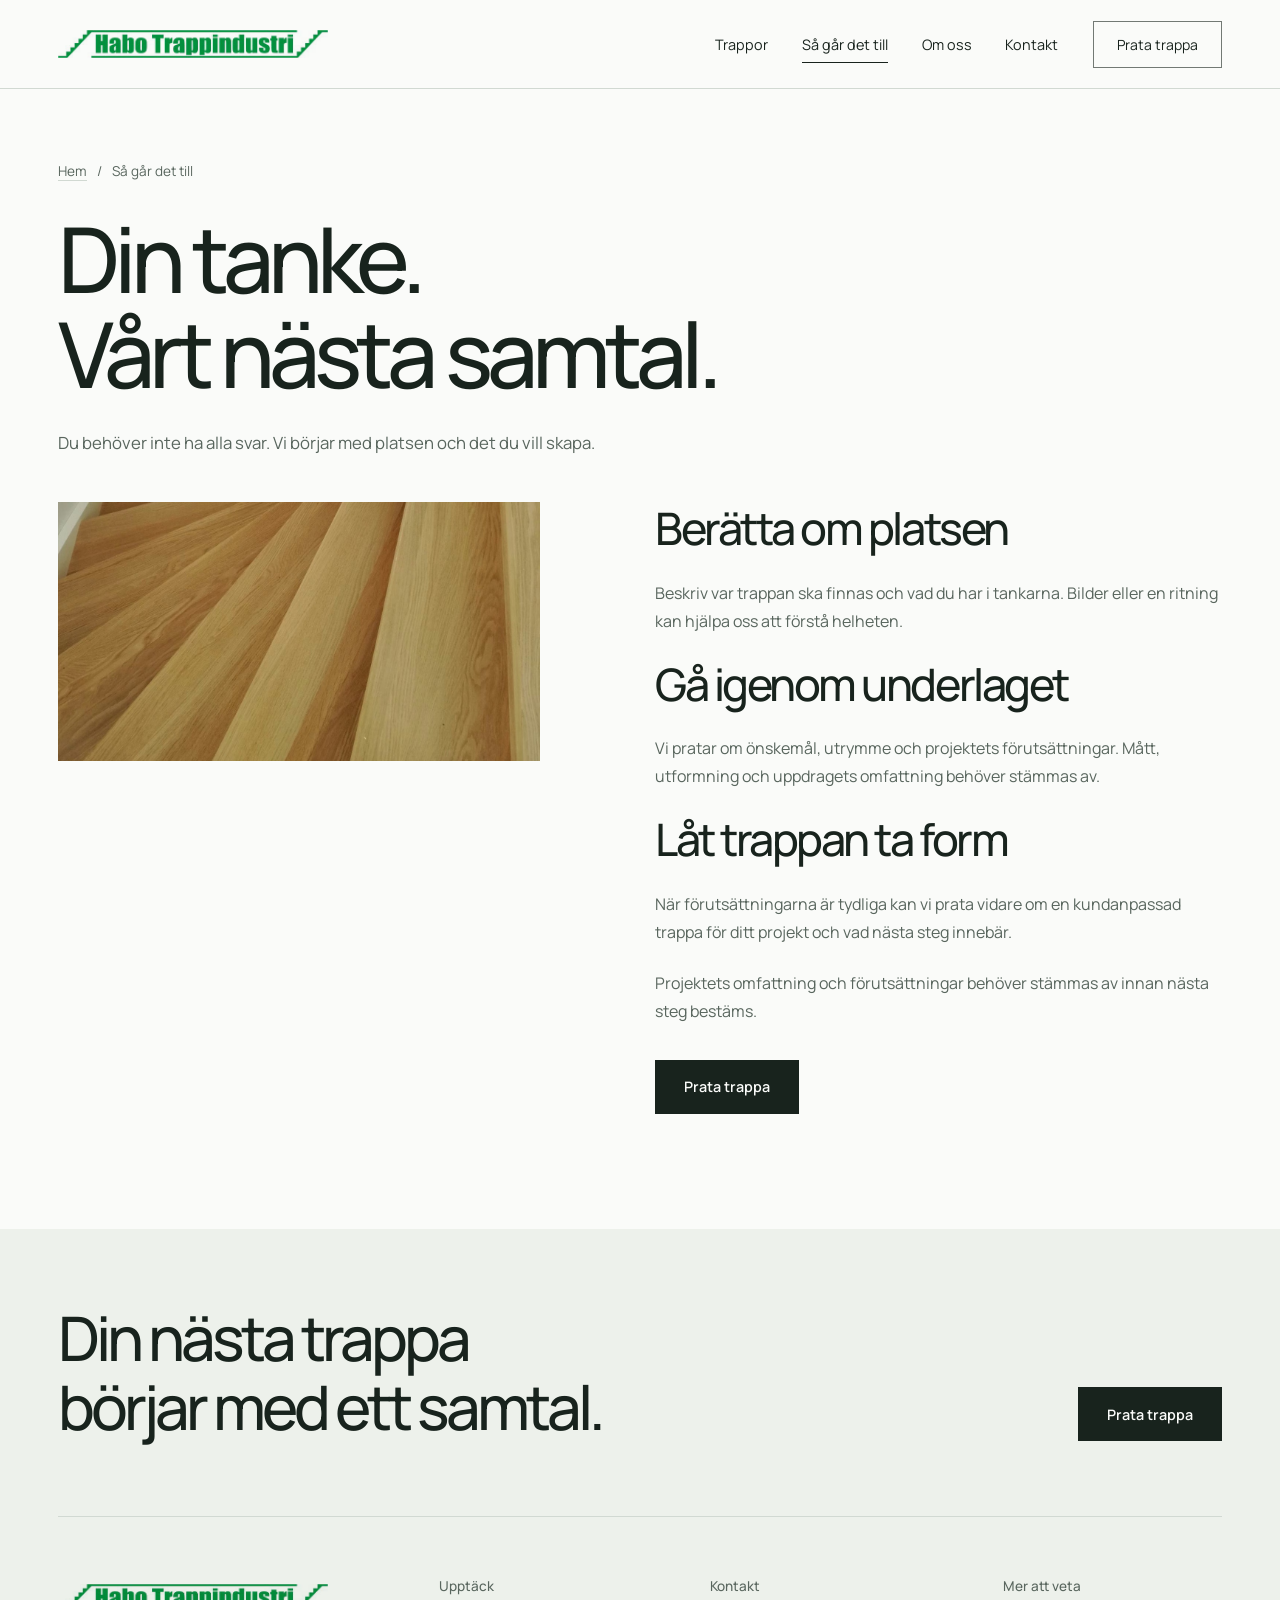
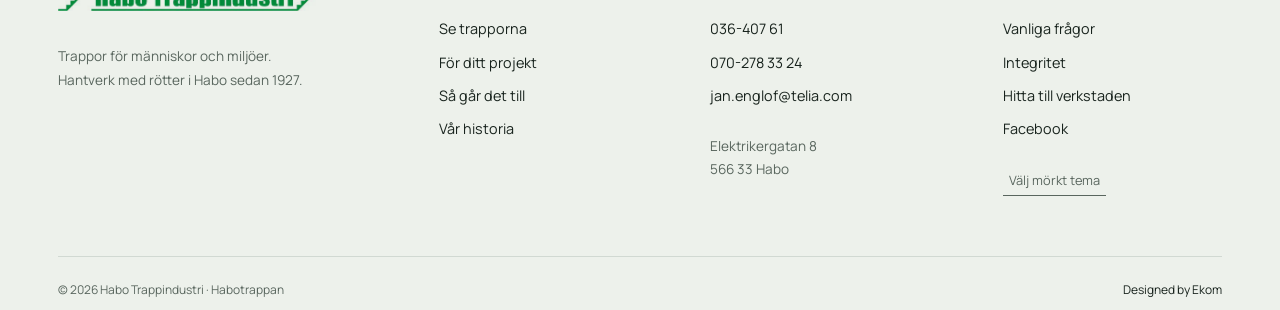
<file: arbetssatt/index.html>
<!doctype html><html lang="sv"><meta charset="utf-8"><meta name="viewport" content="width=device-width,initial-scale=1"><meta http-equiv="refresh" content="0;url=../redigerbar.html#/arbetssatt"><title>Habotrappan</title><a href="../redigerbar.html#/arbetssatt">Fortsätt till sidan</a></html>
</file>
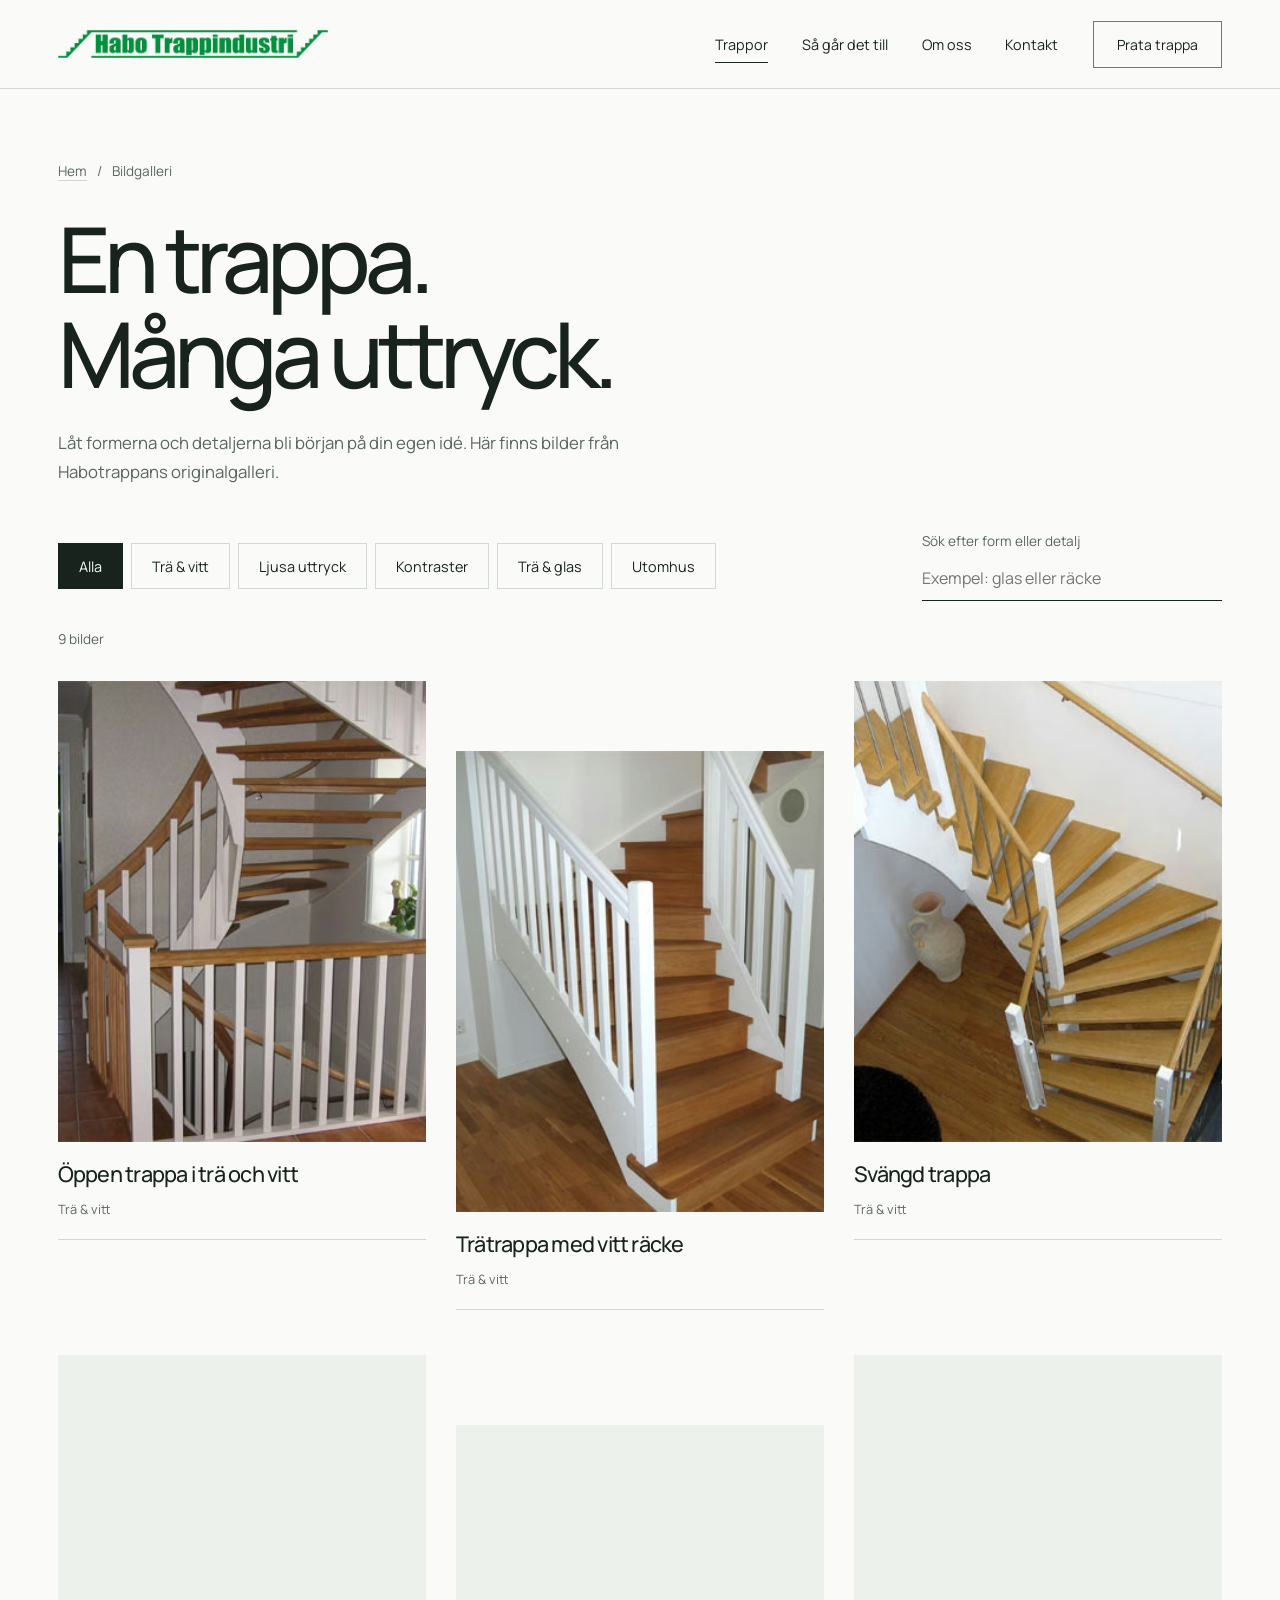
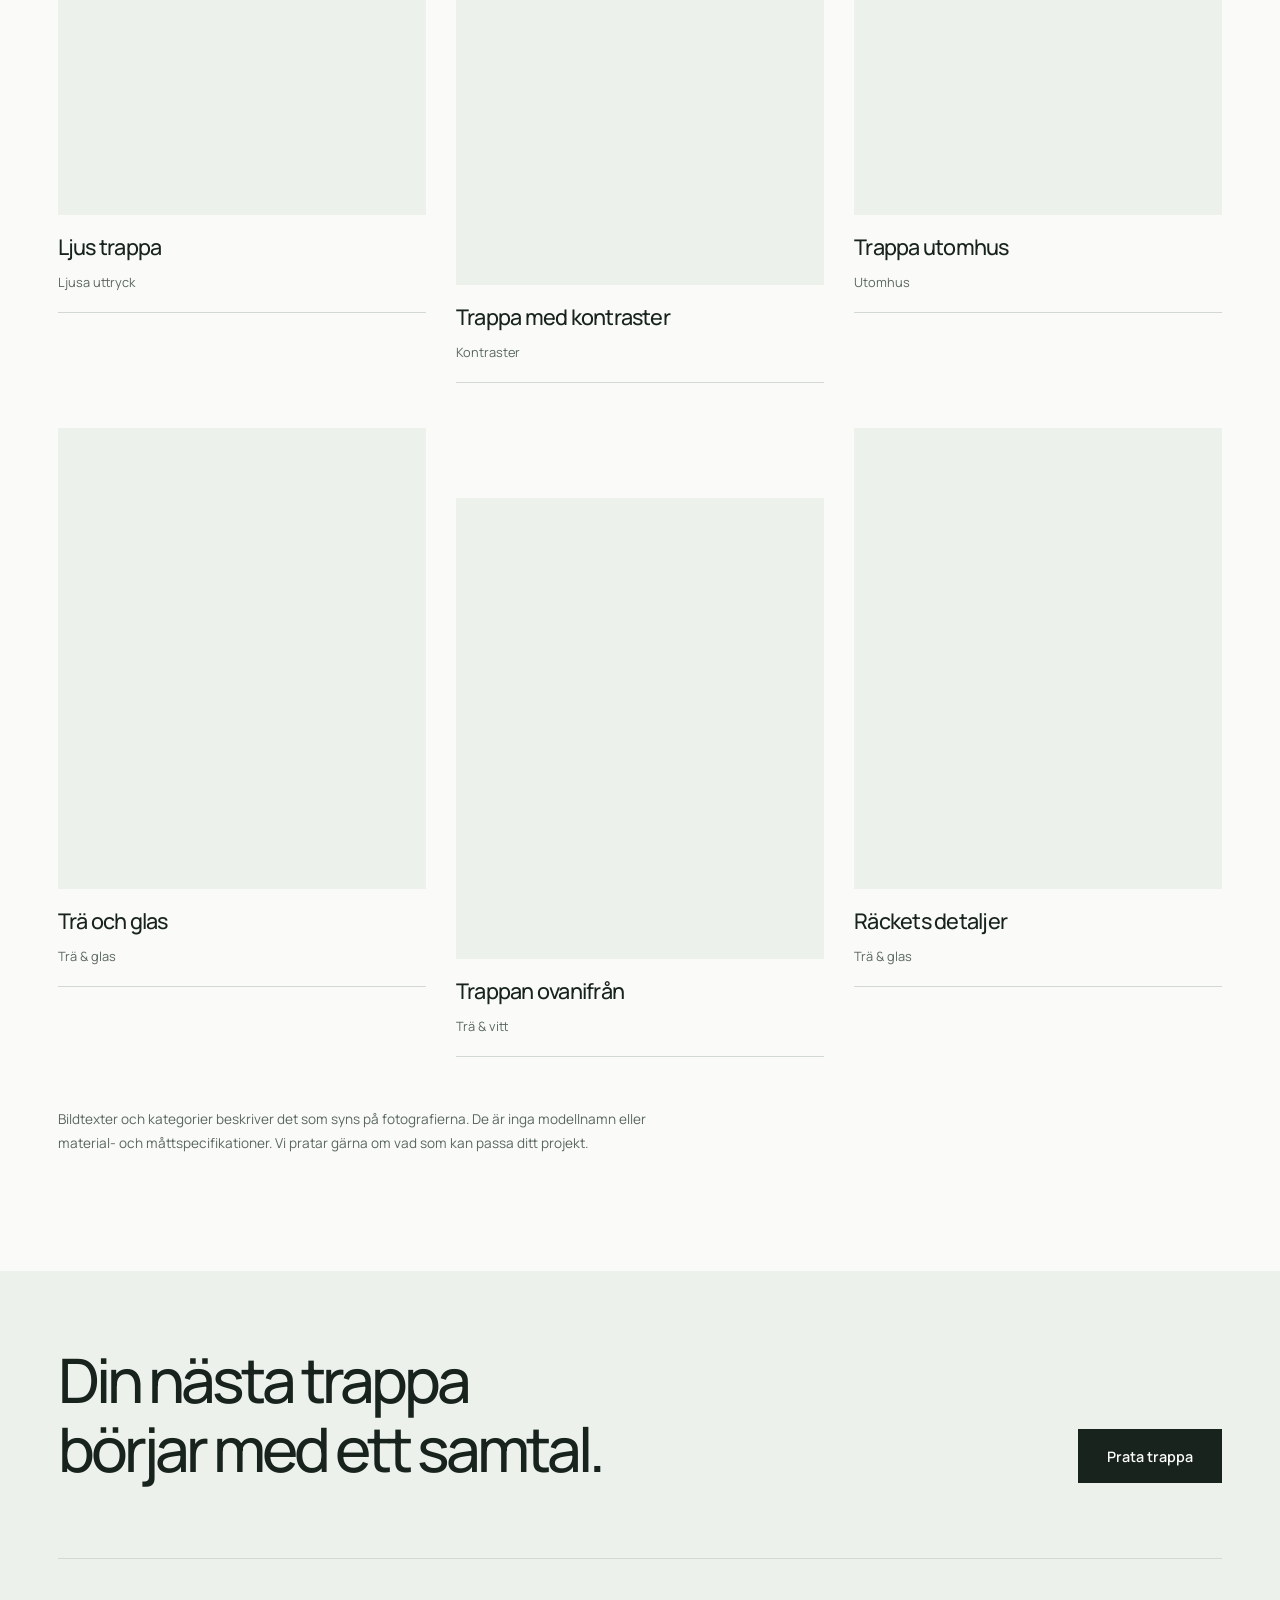
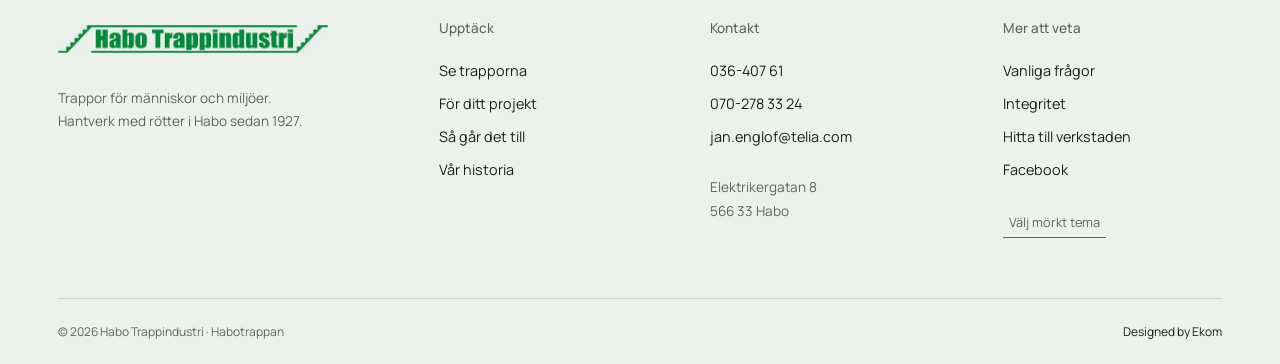
<file: bildgalleri/index.html>
<!doctype html><html lang="sv"><meta charset="utf-8"><meta name="viewport" content="width=device-width,initial-scale=1"><meta http-equiv="refresh" content="0;url=../redigerbar.html#/bildgalleri"><title>Habotrappan</title><a href="../redigerbar.html#/bildgalleri">Fortsätt till sidan</a></html>
</file>
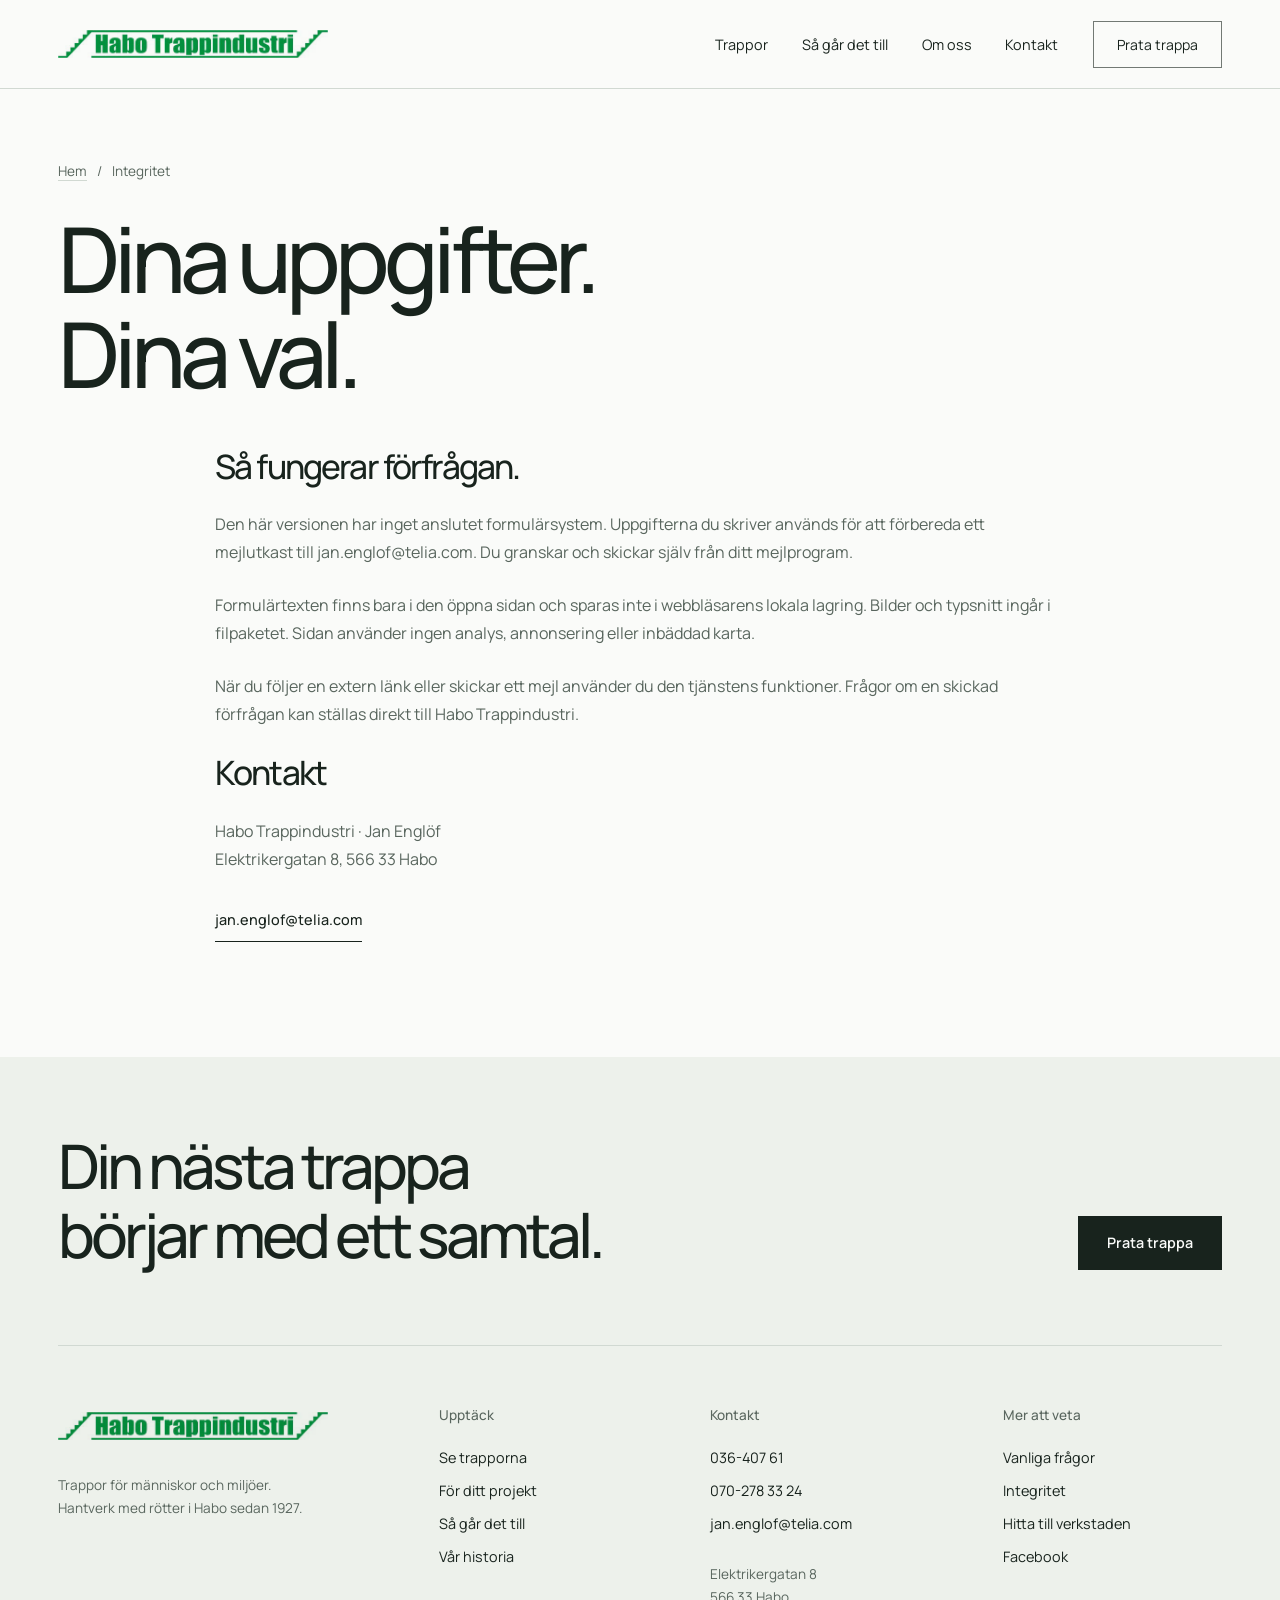
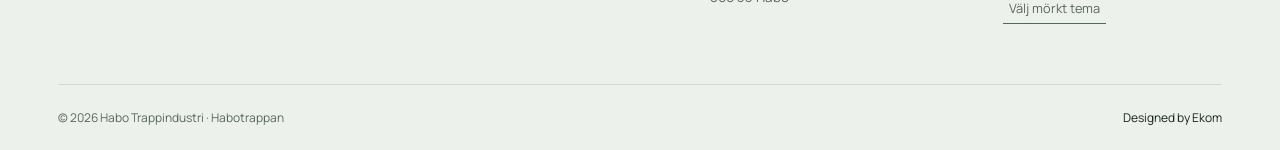
<file: integritet/index.html>
<!doctype html><html lang="sv"><meta charset="utf-8"><meta name="viewport" content="width=device-width,initial-scale=1"><meta http-equiv="refresh" content="0;url=../redigerbar.html#/integritet"><title>Habotrappan</title><a href="../redigerbar.html#/integritet">Fortsätt till sidan</a></html>
</file>
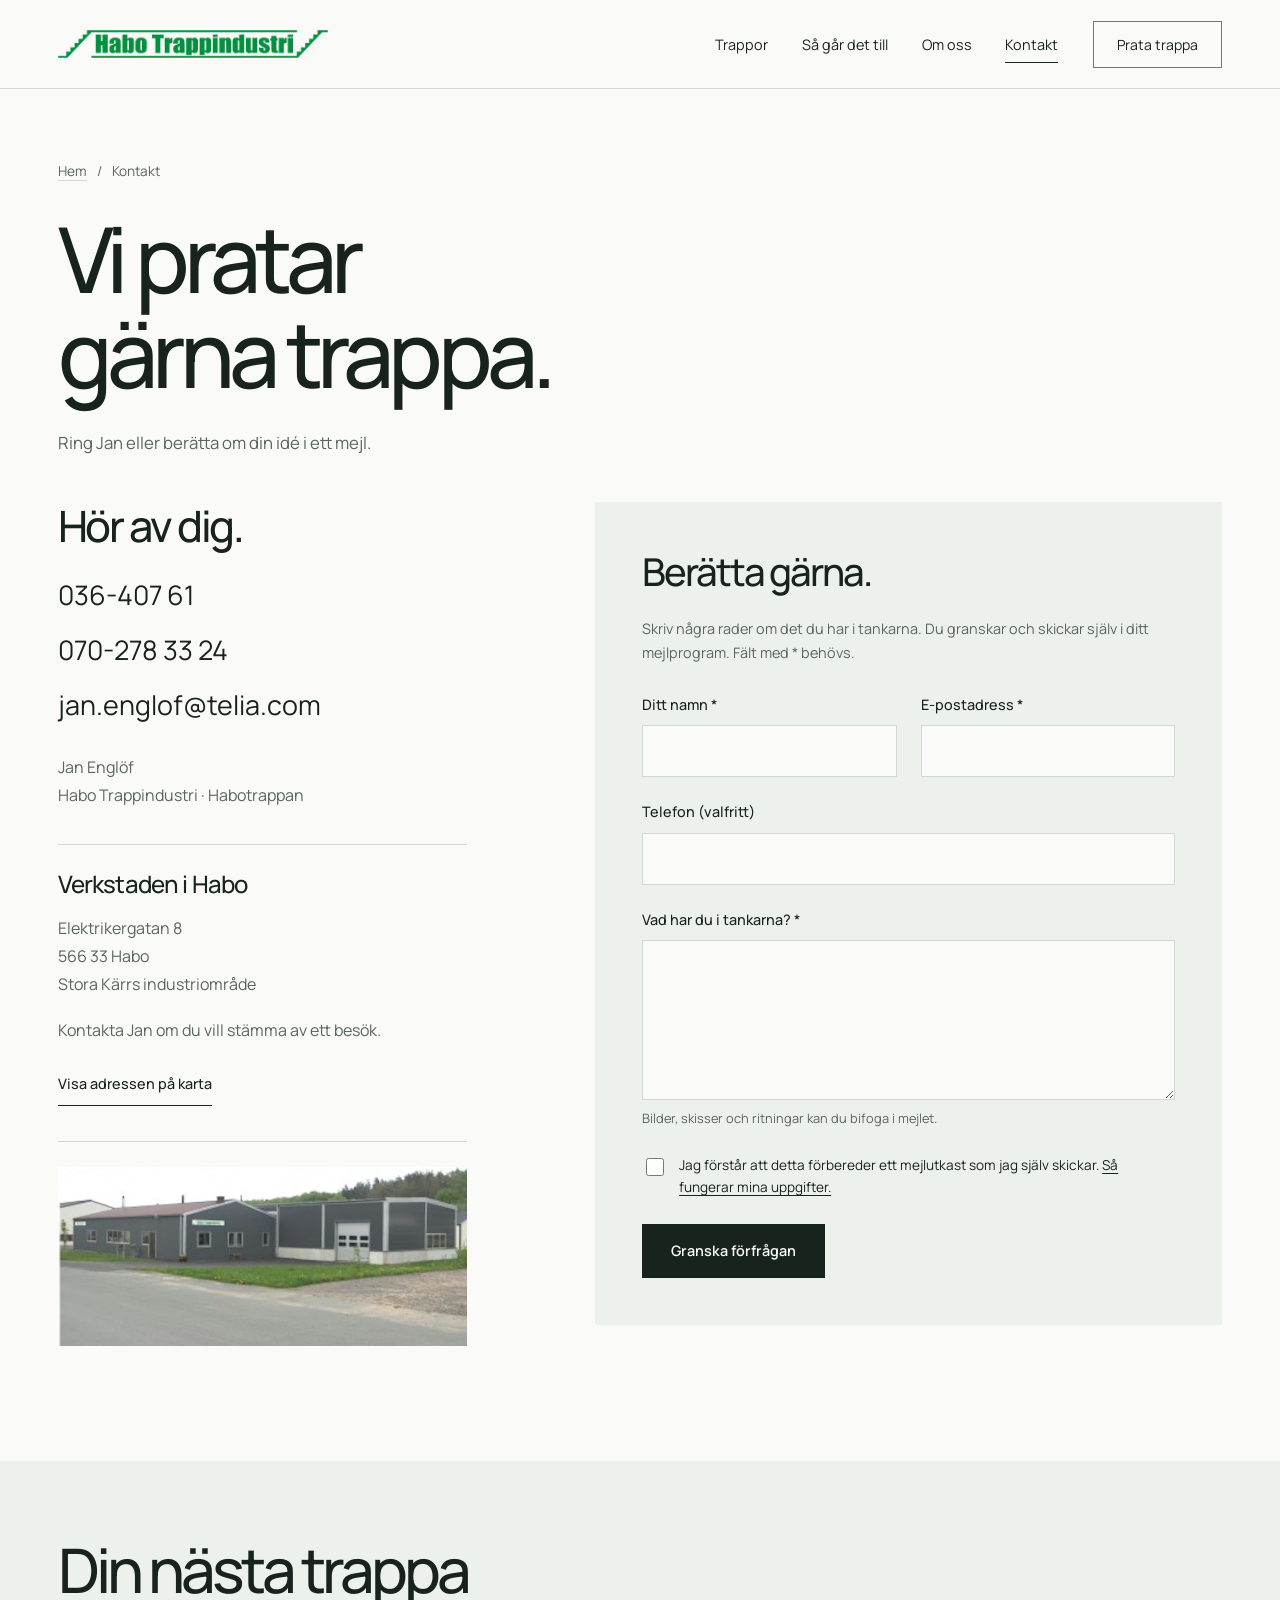
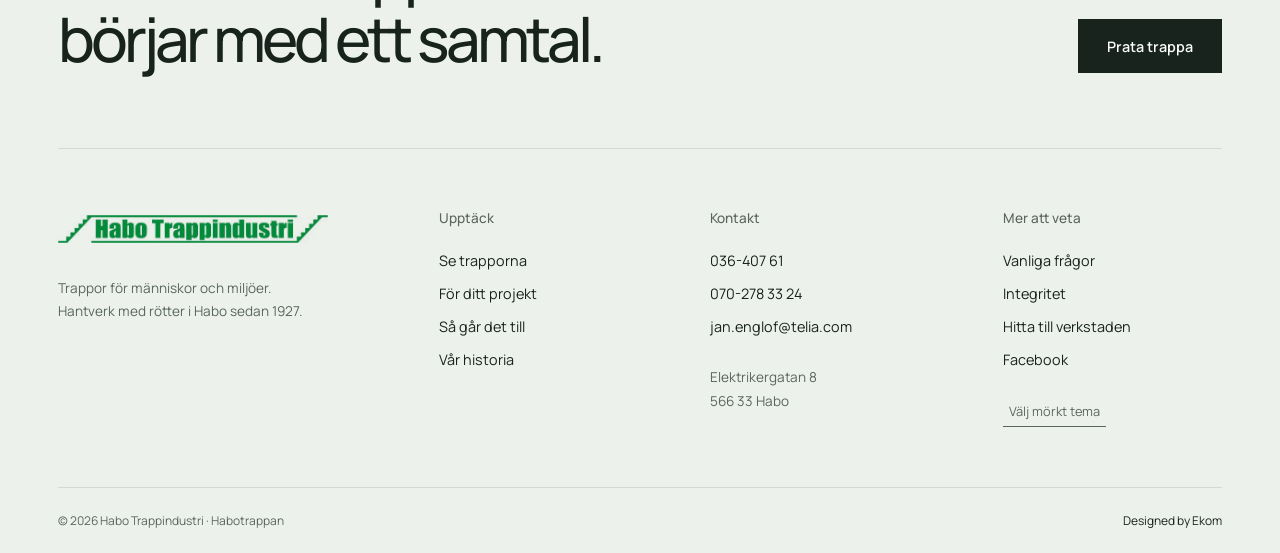
<file: kontakt/index.html>
<!doctype html><html lang="sv"><meta charset="utf-8"><meta name="viewport" content="width=device-width,initial-scale=1"><meta http-equiv="refresh" content="0;url=../redigerbar.html#/kontakt"><title>Habotrappan</title><a href="../redigerbar.html#/kontakt">Fortsätt till sidan</a></html>
</file>
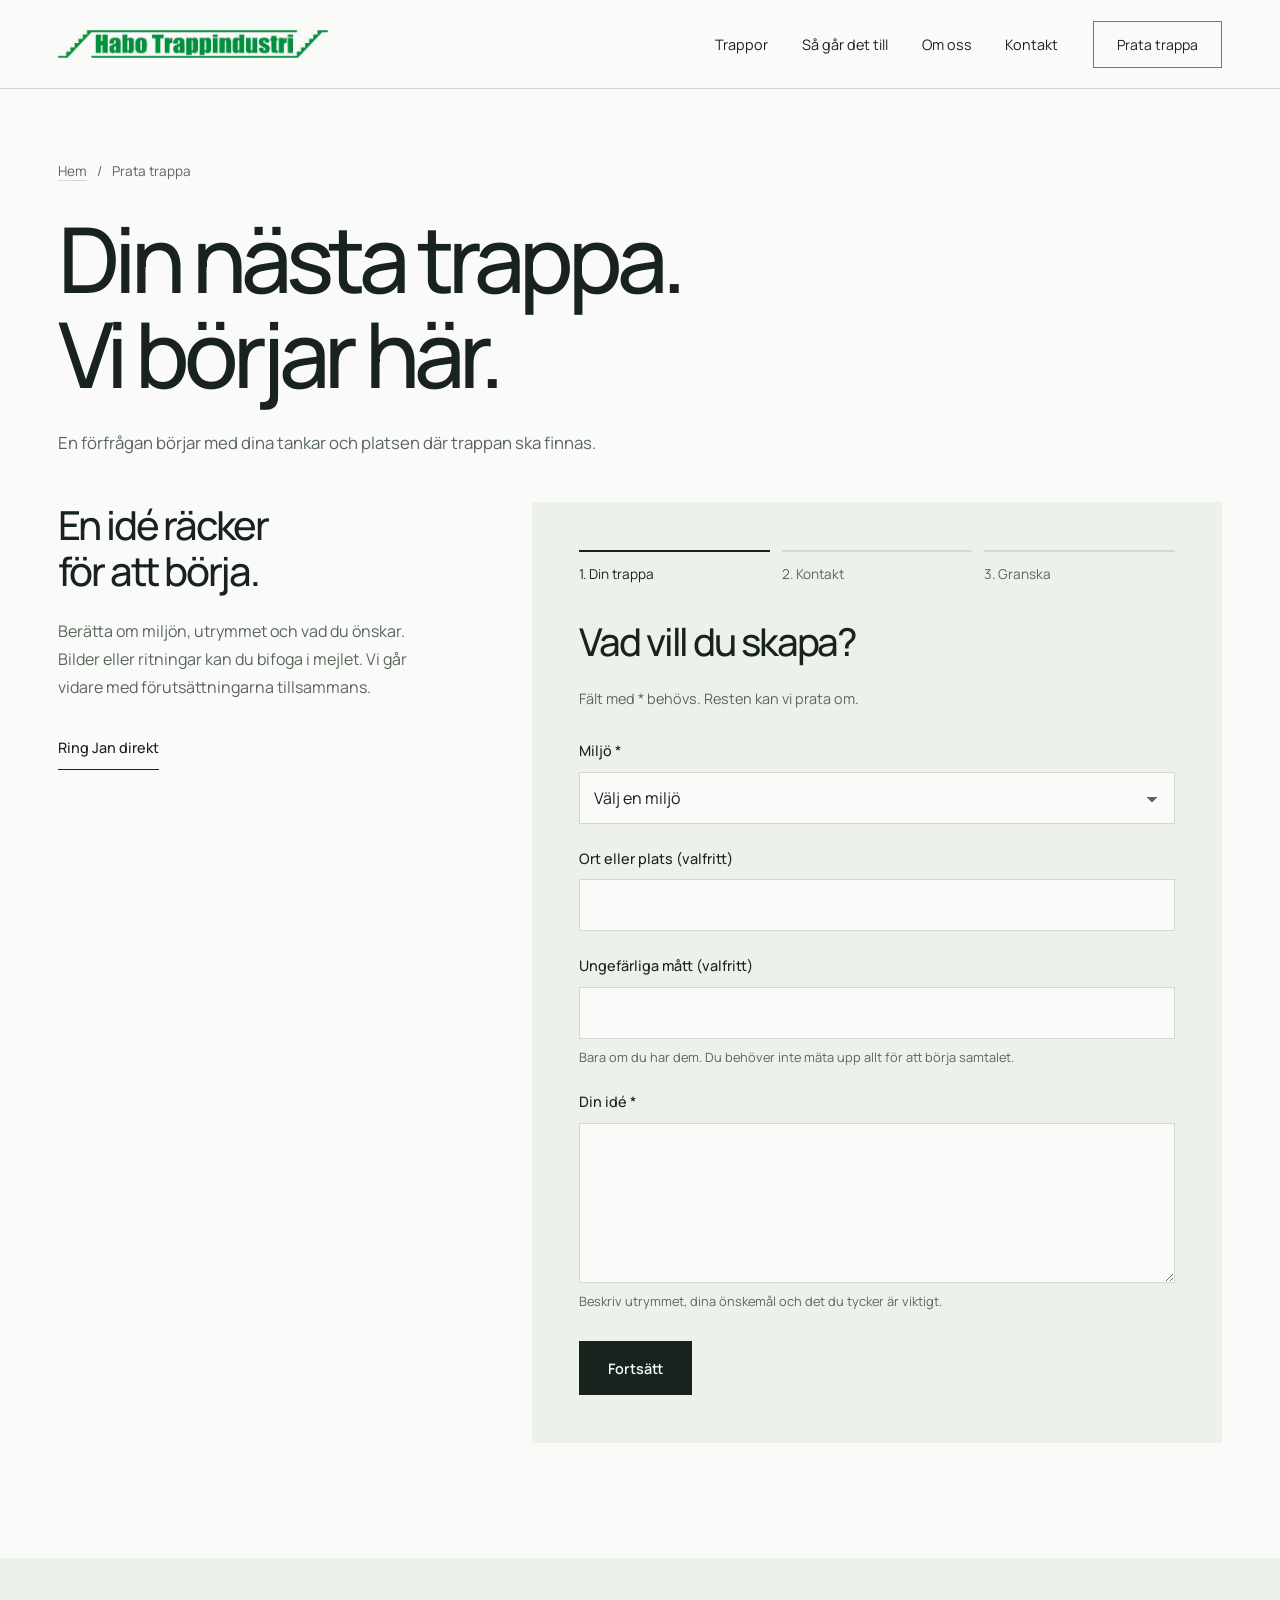
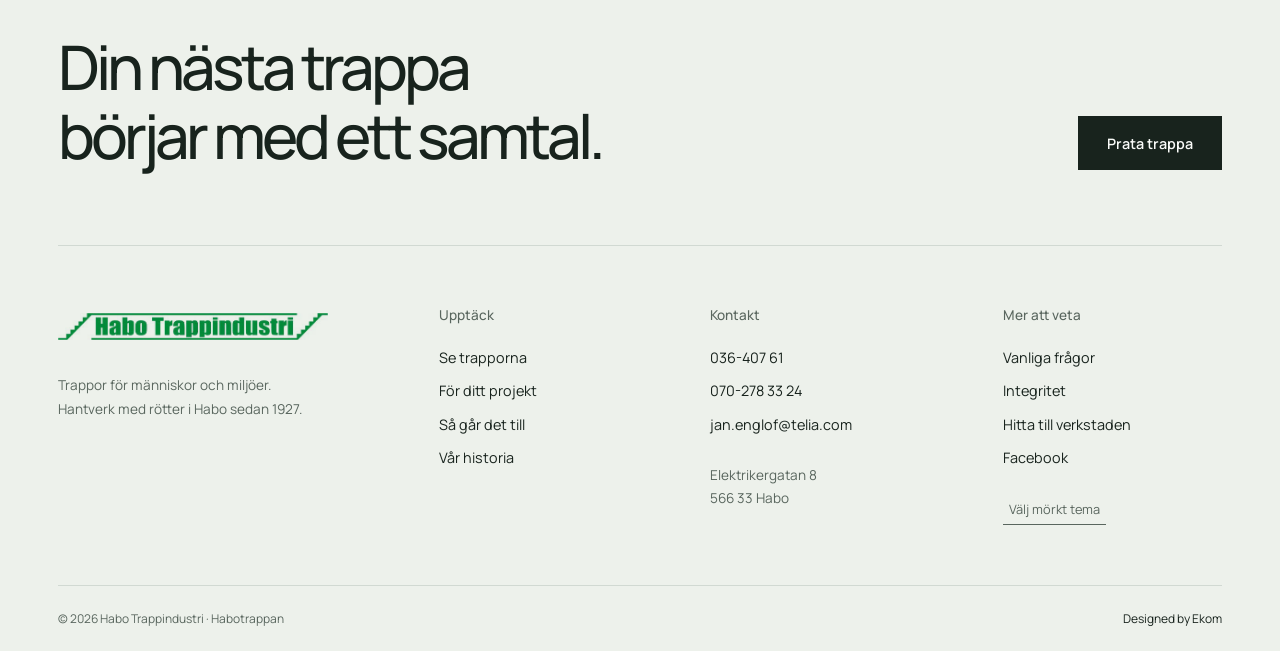
<file: offert/index.html>
<!doctype html><html lang="sv"><meta charset="utf-8"><meta name="viewport" content="width=device-width,initial-scale=1"><meta http-equiv="refresh" content="0;url=../redigerbar.html#/offert"><title>Habotrappan</title><a href="../redigerbar.html#/offert">Fortsätt till sidan</a></html>
</file>
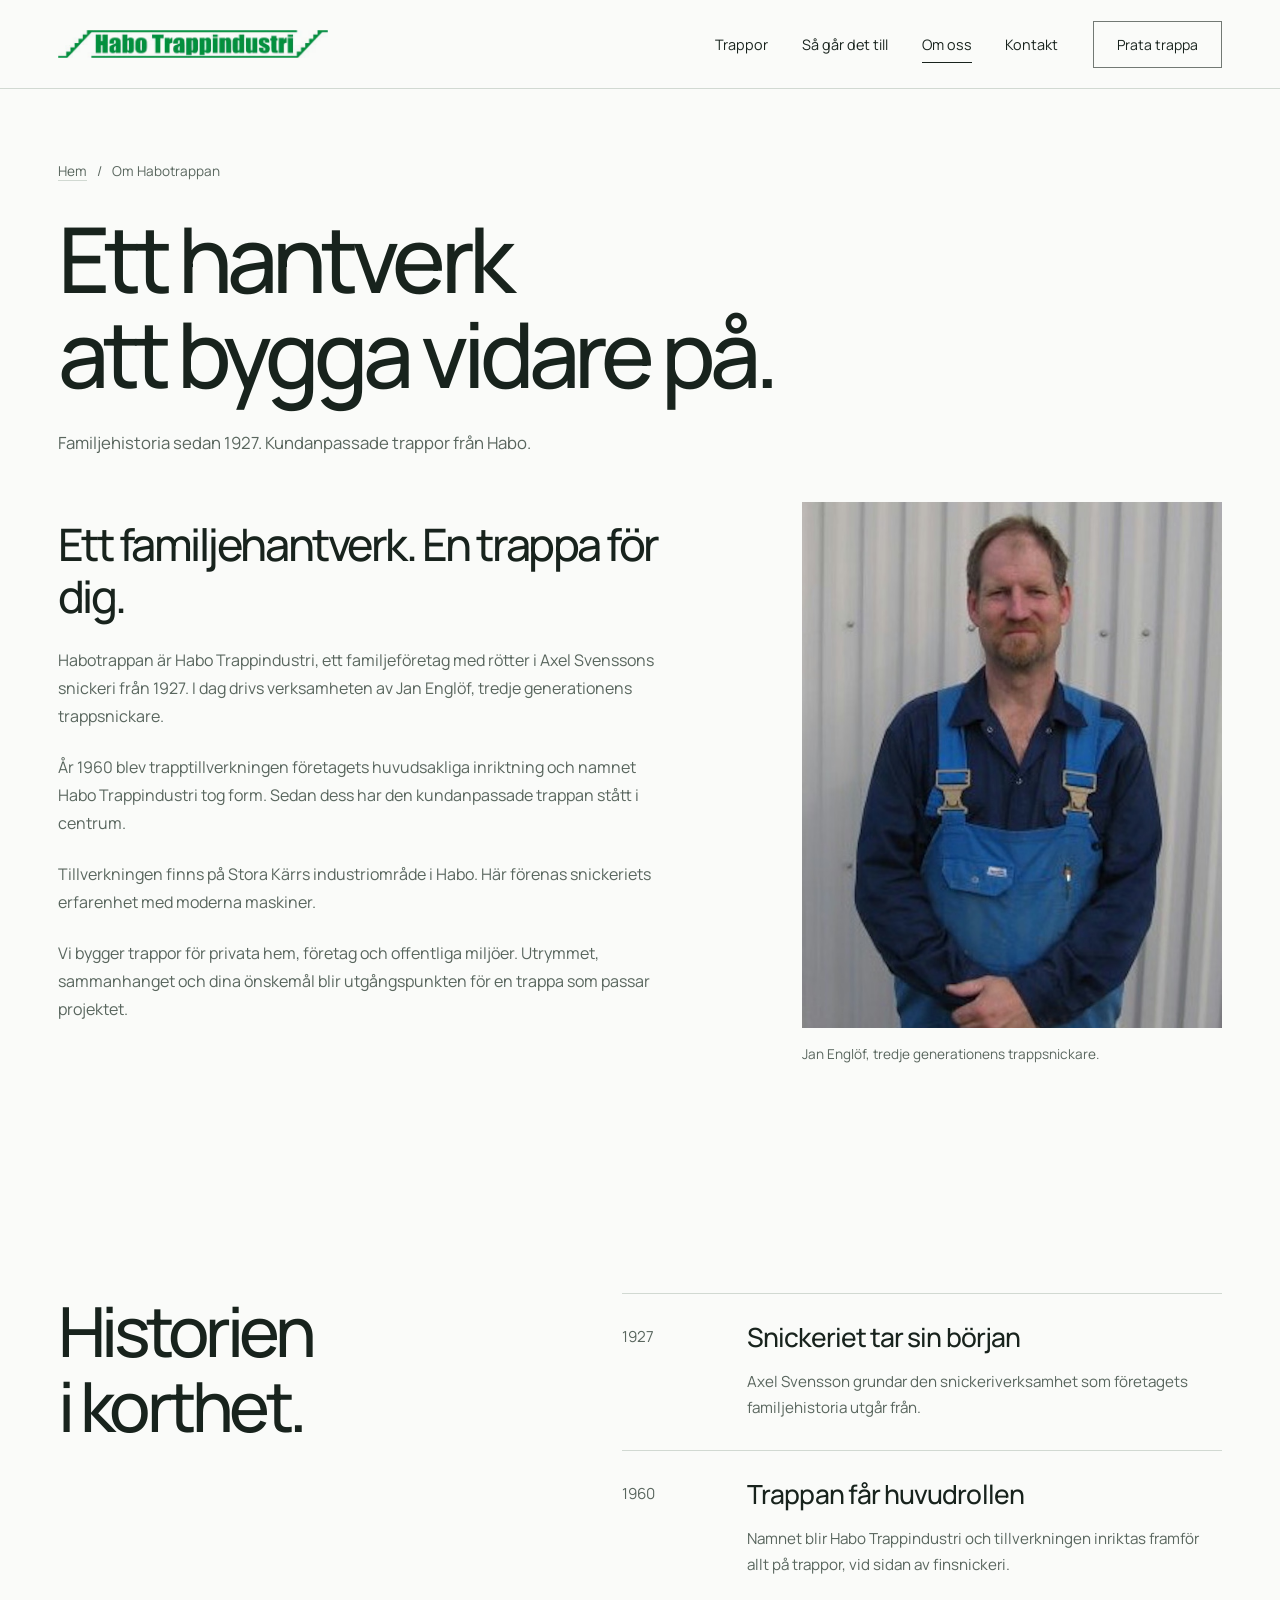
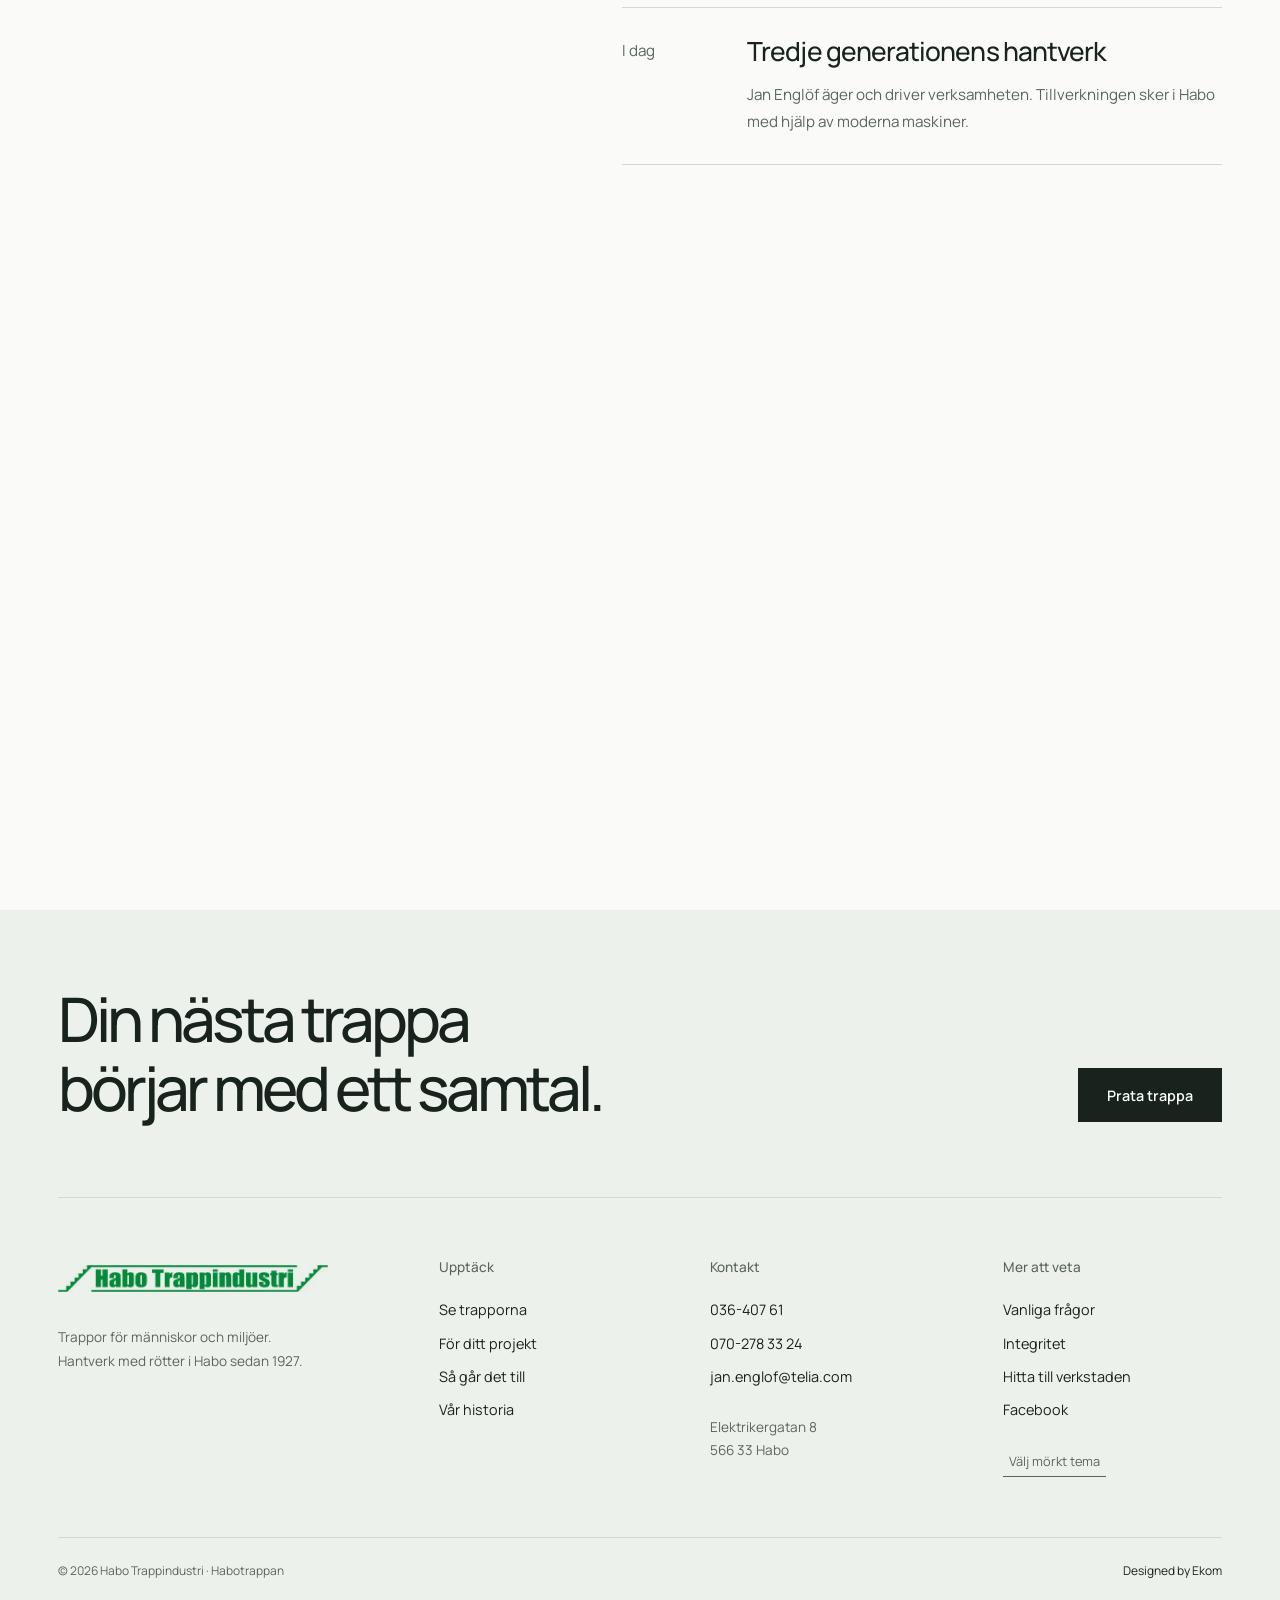
<file: om-oss/index.html>
<!doctype html><html lang="sv"><meta charset="utf-8"><meta name="viewport" content="width=device-width,initial-scale=1"><meta http-equiv="refresh" content="0;url=../redigerbar.html#/om-oss"><title>Habotrappan</title><a href="../redigerbar.html#/om-oss">Fortsätt till sidan</a></html>
</file>
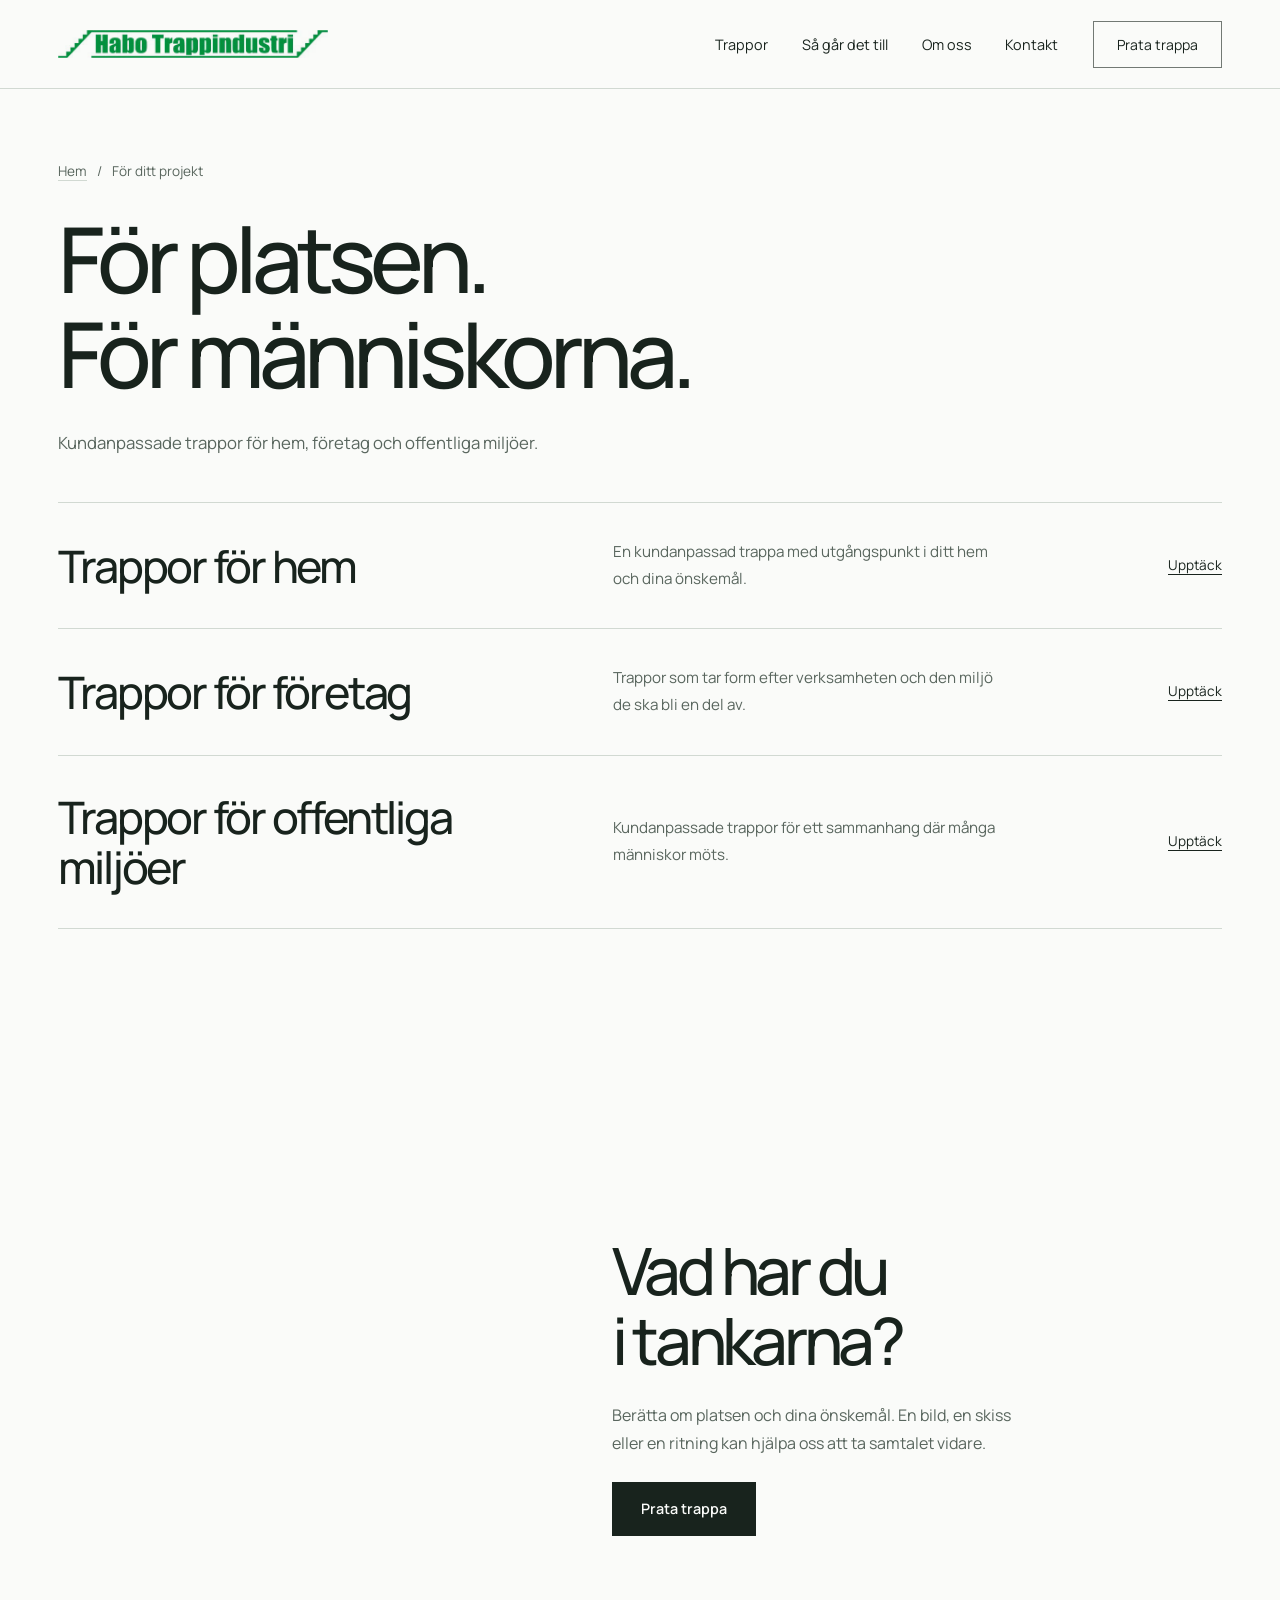
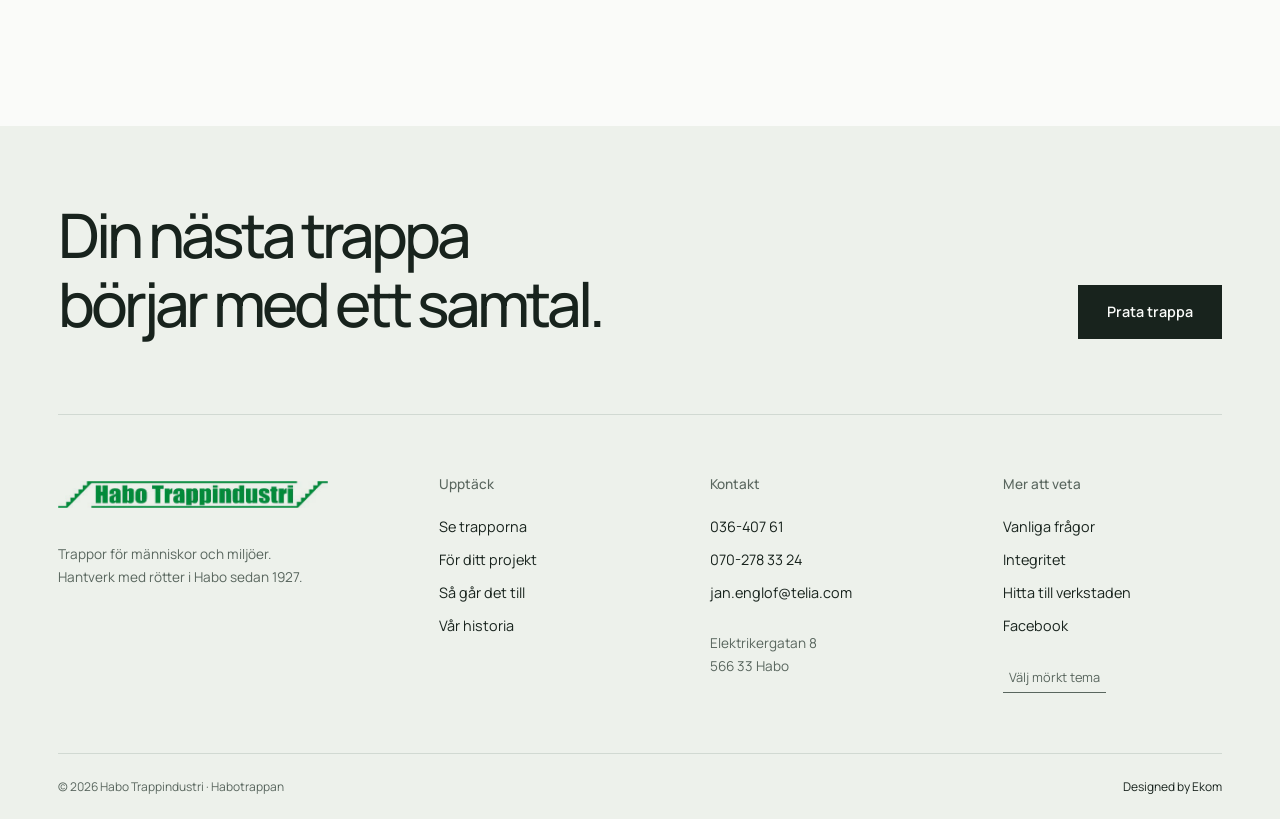
<file: trappor/index.html>
<!doctype html><html lang="sv"><meta charset="utf-8"><meta name="viewport" content="width=device-width,initial-scale=1"><meta http-equiv="refresh" content="0;url=../redigerbar.html#/trappor"><title>Habotrappan</title><a href="../redigerbar.html#/trappor">Fortsätt till sidan</a></html>
</file>
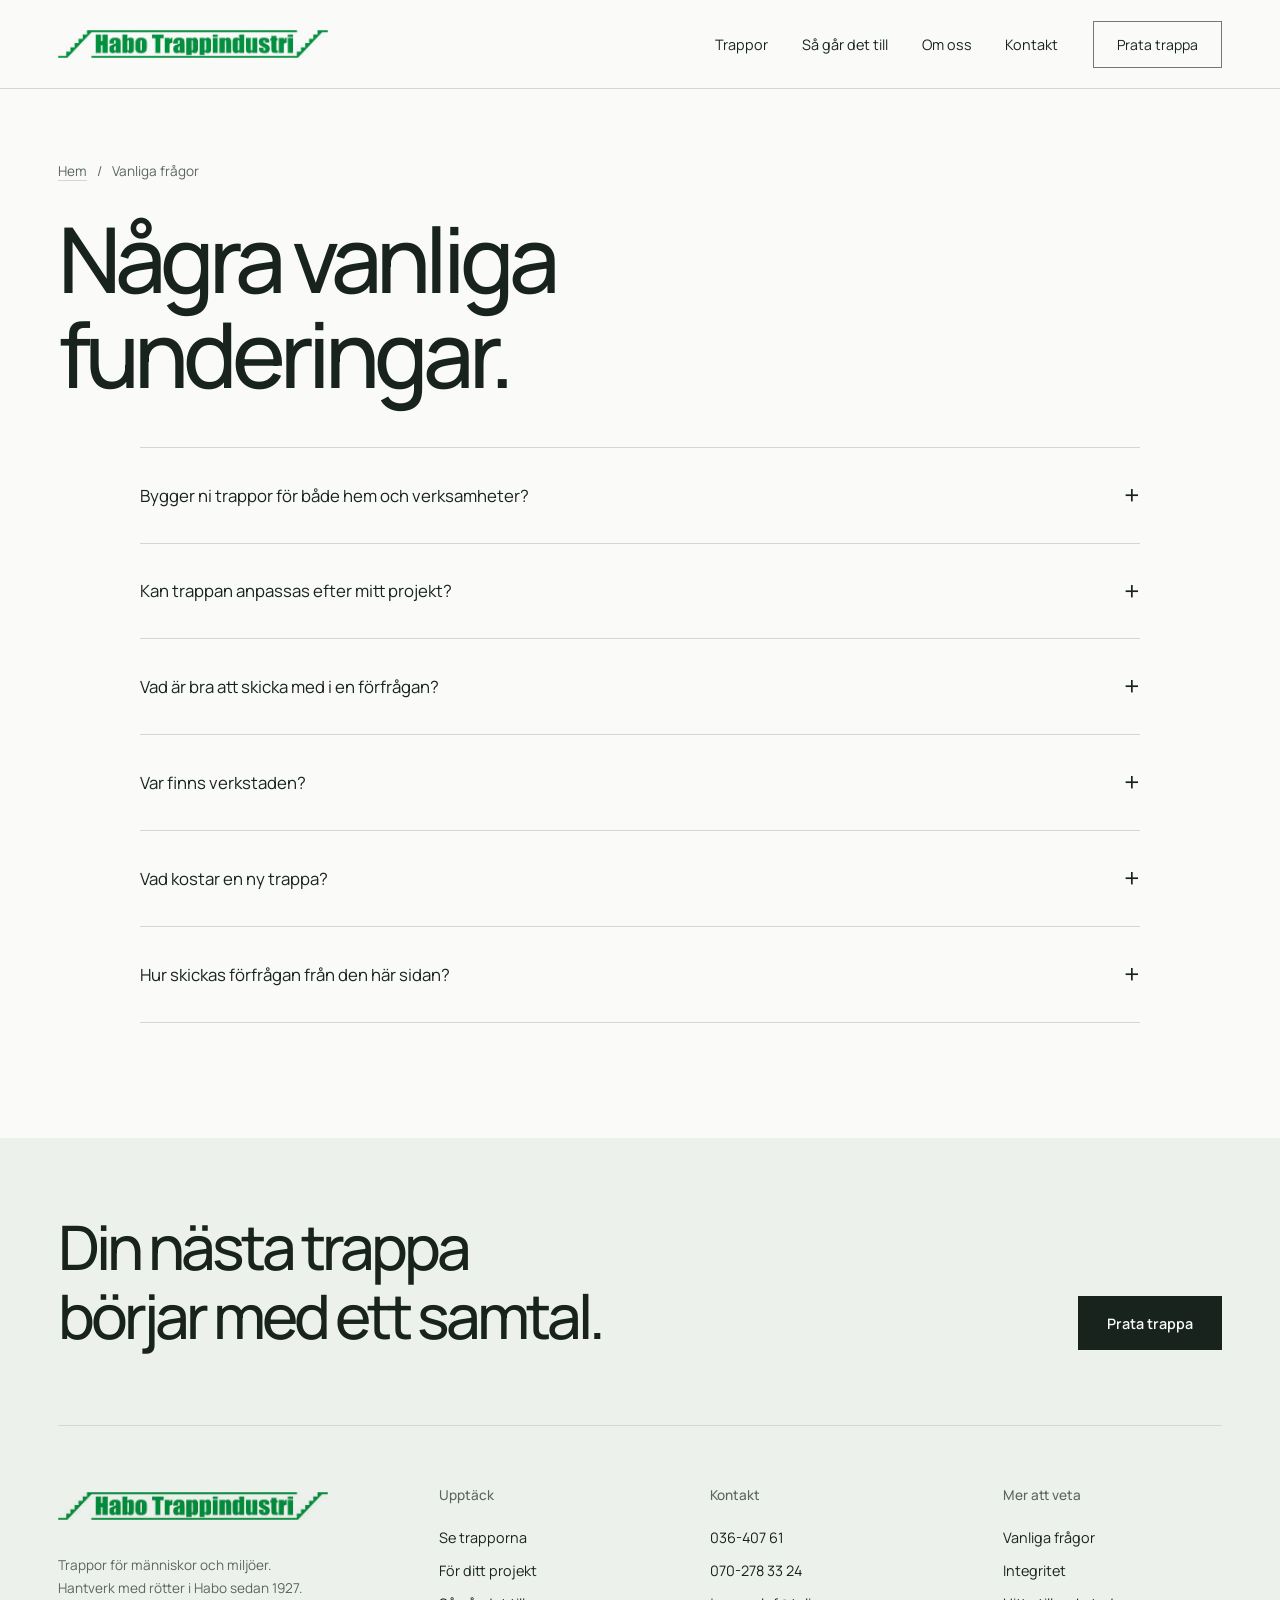
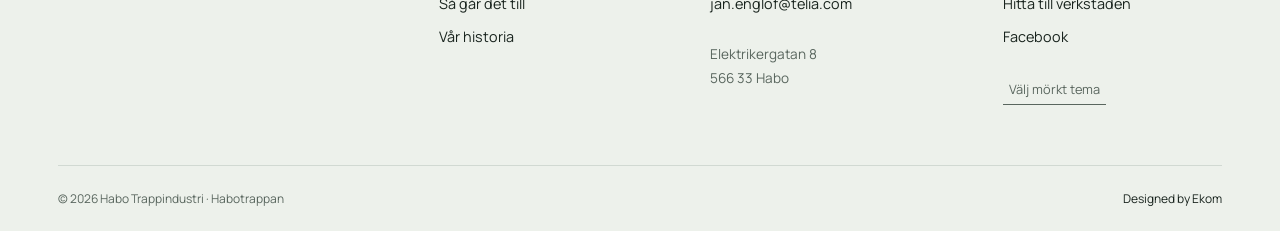
<file: vanliga-fragor/index.html>
<!doctype html><html lang="sv"><meta charset="utf-8"><meta name="viewport" content="width=device-width,initial-scale=1"><meta http-equiv="refresh" content="0;url=../redigerbar.html#/vanliga-fragor"><title>Habotrappan</title><a href="../redigerbar.html#/vanliga-fragor">Fortsätt till sidan</a></html>
</file>
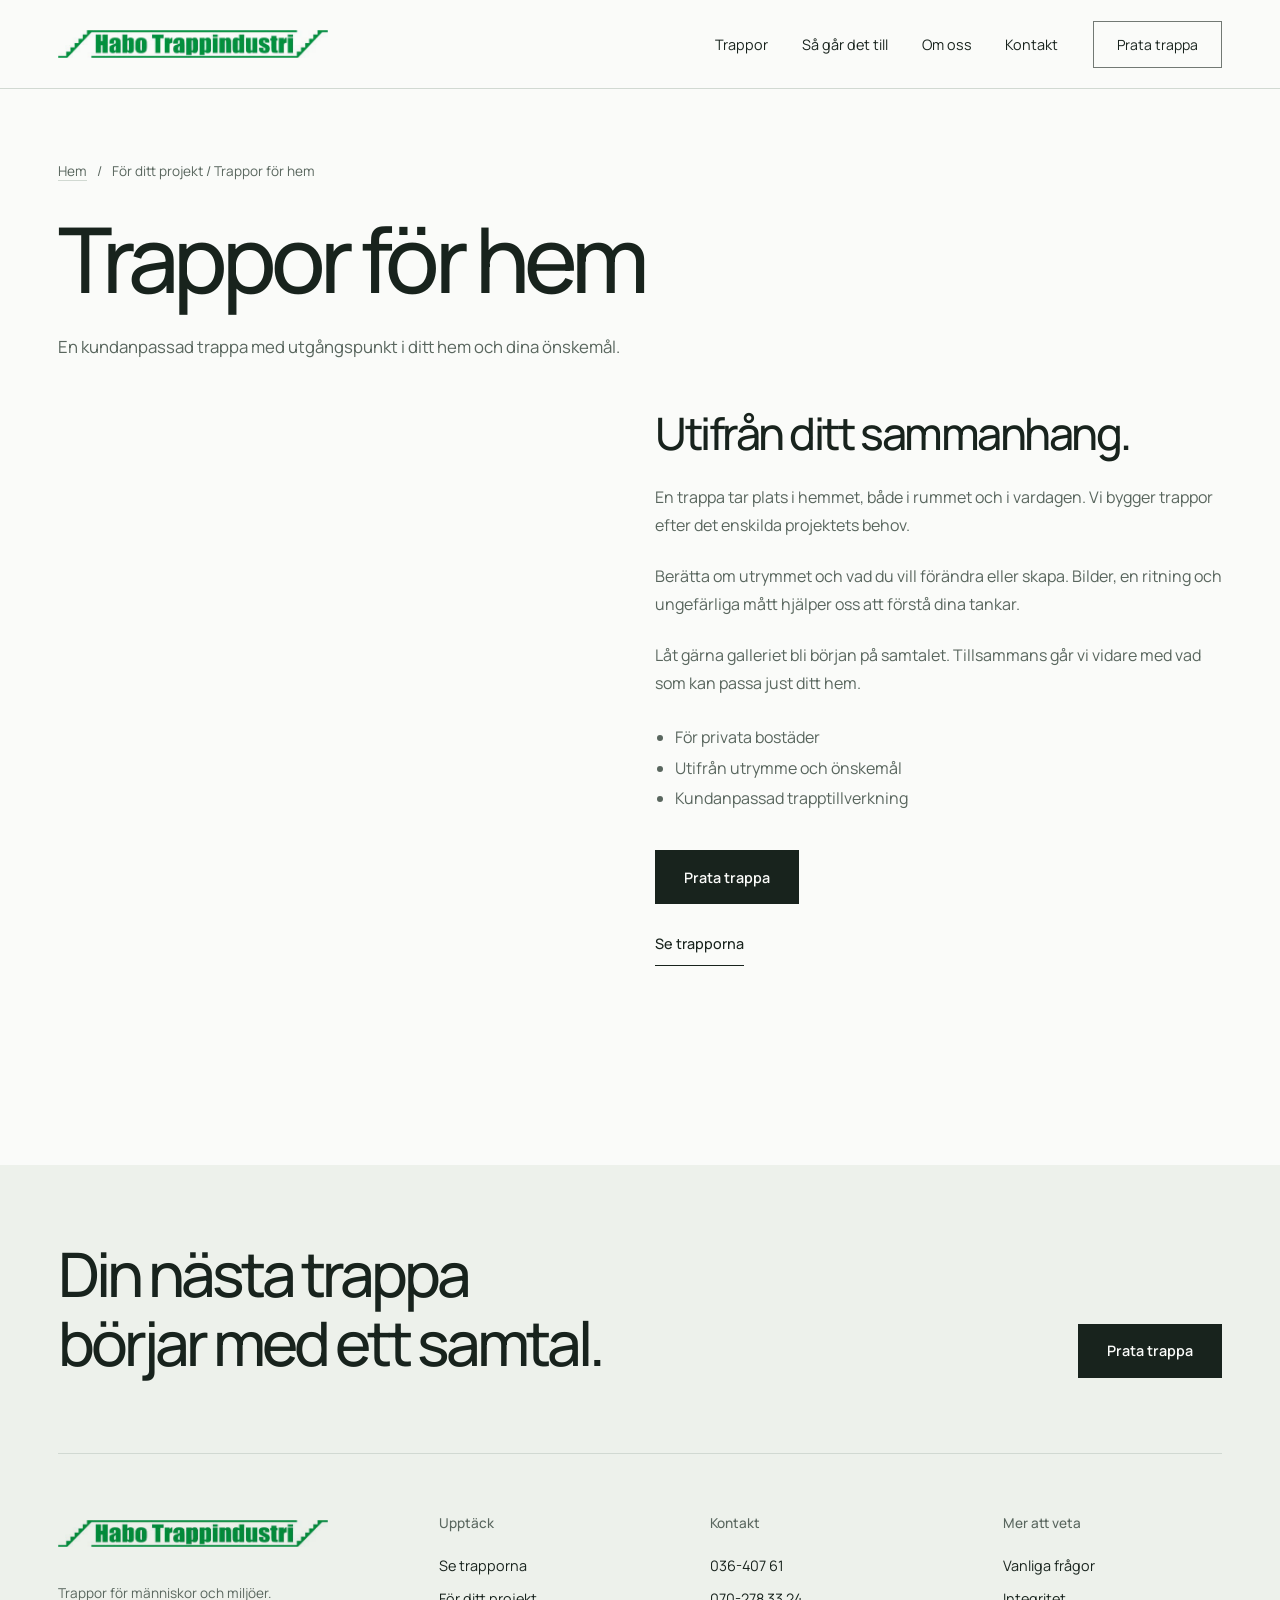
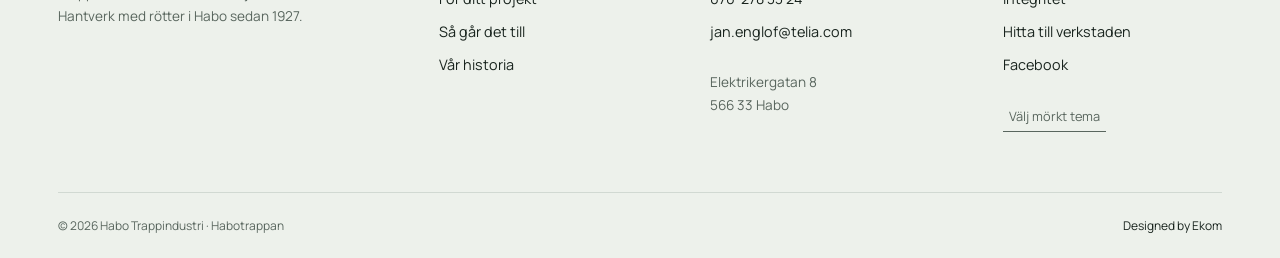
<file: trappor/bostader/index.html>
<!doctype html><html lang="sv"><meta charset="utf-8"><meta name="viewport" content="width=device-width,initial-scale=1"><meta http-equiv="refresh" content="0;url=../../redigerbar.html#/trappor/bostader"><title>Habotrappan</title><a href="../../redigerbar.html#/trappor/bostader">Fortsätt till sidan</a></html>
</file>
